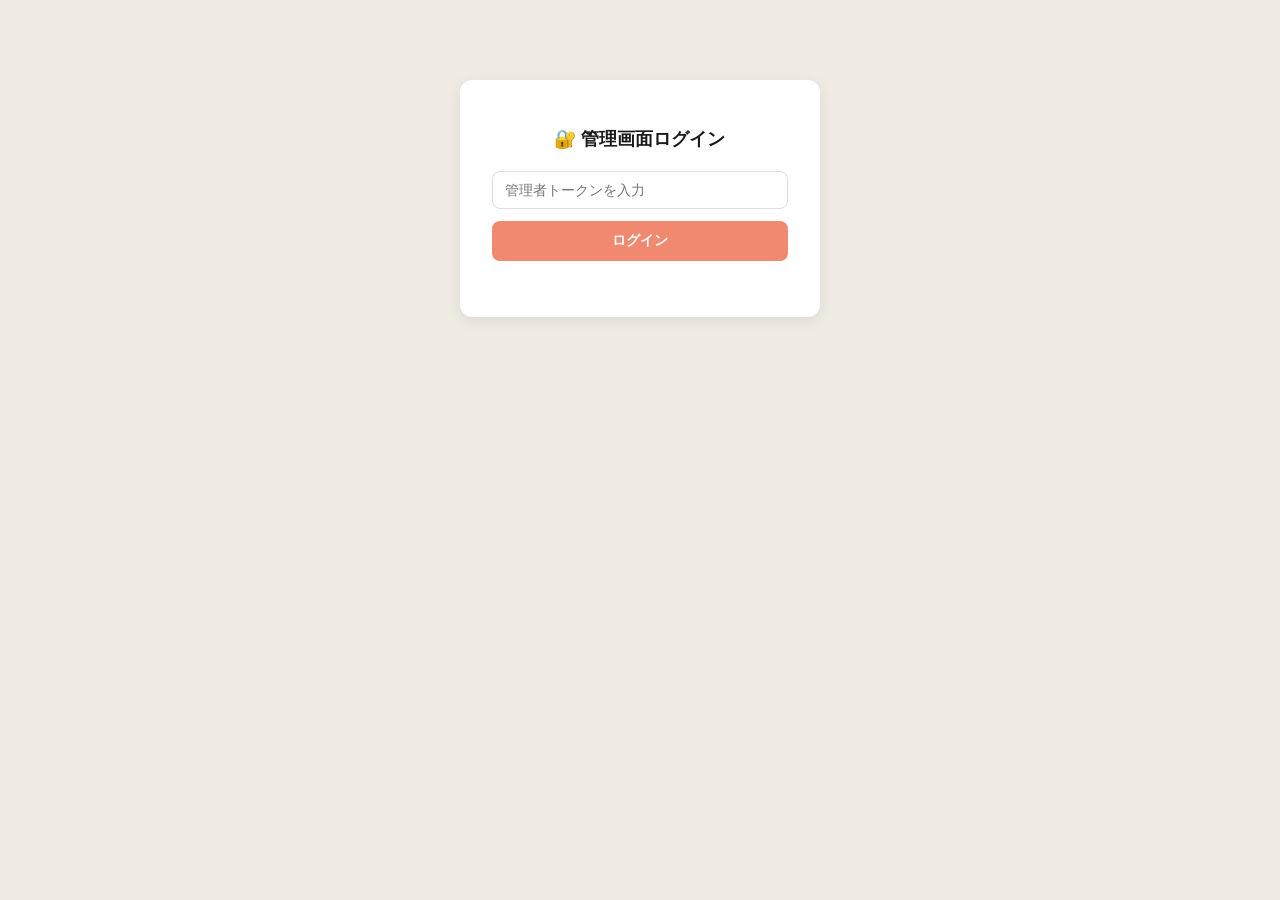
<file: admin.html>
<!DOCTYPE html>
<html lang="ja">
<head>
<meta charset="UTF-8">
<meta name="viewport" content="width=device-width, initial-scale=1.0">
<title>管理画面 - 落書きアート RAKUMO</title>
<style>
  * { box-sizing: border-box; }
  body {
    margin: 0; font-family: -apple-system, BlinkMacSystemFont, "Segoe UI", Hiragino Sans, sans-serif;
    background: #f0ece4; color: #1a1a1a;
  }
  header {
    background: #1a1a1a; color: #fff; padding: 16px 24px;
    display: flex; align-items: center; justify-content: space-between;
  }
  header h1 { font-size: 16px; margin: 0; font-weight: 700; }
  header .status { font-size: 12px; color: #aaa; }

  #loginScreen {
    max-width: 360px; margin: 80px auto; background: #fff; padding: 32px;
    border-radius: 12px; box-shadow: 0 4px 16px rgba(0,0,0,0.08); text-align: center;
  }
  #loginScreen h2 { font-size: 18px; margin-bottom: 20px; }
  #loginScreen input {
    width: 100%; padding: 10px 12px; border: 1.5px solid #ddd; border-radius: 8px;
    font-size: 14px; margin-bottom: 12px; box-sizing: border-box;
  }
  #loginScreen button, .action-btn, .toggle-btn {
    cursor: pointer; border: none; border-radius: 8px; font-size: 13px; font-weight: 600;
  }
  #loginScreen button {
    width: 100%; padding: 11px; background: #f08970; color: #fff; font-size: 14px;
  }
  #loginError { color: #d64545; font-size: 12.5px; margin-top: 8px; min-height: 16px; }

  main { max-width: 1100px; margin: 0 auto; padding: 24px; }
  .toolbar { display: flex; align-items: center; gap: 12px; margin-bottom: 20px; }
  .toggle-btn {
    padding: 8px 16px; background: #fff; border: 1.5px solid #ddd; color: #555;
  }
  .toggle-btn.active { background: #1a1a1a; color: #fff; border-color: #1a1a1a; }
  .toolbar .count { font-size: 13px; color: #777; margin-left: auto; }

  table { width: 100%; border-collapse: collapse; background: #fff; border-radius: 12px; overflow: hidden; box-shadow: 0 2px 8px rgba(0,0,0,0.05); }
  th, td { padding: 10px 12px; text-align: left; font-size: 13px; border-bottom: 1px solid #f0ece4; vertical-align: middle; }
  th { background: #faf7f2; font-size: 11px; color: #888; text-transform: uppercase; letter-spacing: 0.04em; }
  tr:last-child td { border-bottom: none; }
  td img { width: 48px; height: 48px; object-fit: cover; border-radius: 6px; display: block; }
  .badge { display: inline-block; padding: 2px 8px; border-radius: 999px; font-size: 11px; font-weight: 700; }
  .badge-published { background: #e3f3e5; color: #2e6b3e; }
  .badge-hidden { background: #f0f0f0; color: #888; }
  .badge-reported { background: #fde3e3; color: #c0392b; }
  .row-actions { display: flex; gap: 6px; flex-wrap: wrap; }
  .action-btn { padding: 6px 10px; font-size: 12px; }
  .action-btn.unpublish { background: #fff3ef; color: #c0392b; }
  .action-btn.republish { background: #e3f3e5; color: #2e6b3e; }
  .action-btn.delete { background: #f0f0f0; color: #555; }
  .action-btn.delete:hover { background: #d64545; color: #fff; }
  .loading, .empty { text-align: center; padding: 40px; color: #999; }
</style>
</head>
<body>

<div id="loginScreen">
  <h2>🔐 管理画面ログイン</h2>
  <input type="password" id="tokenInput" placeholder="管理者トークンを入力">
  <button id="loginBtn">ログイン</button>
  <div id="loginError"></div>
</div>

<div id="adminApp" hidden>
  <header>
    <h1>落書きアート RAKUMO — 管理画面</h1>
    <span class="status">みんなのRAKUMO 投稿管理</span>
  </header>
  <main>
    <div class="toolbar">
      <button class="toggle-btn active" data-filter="all">すべて</button>
      <button class="toggle-btn" data-filter="reported">通報ありのみ</button>
      <span class="count" id="itemCount"></span>
      <button id="cleanupBtn" class="action-btn" style="background:#eef5ff;color:#2a5d8a;padding:8px 14px;">🧹 未公開の古いデータを整理</button>
    </div>
    <div id="cleanupResult" style="font-size:12.5px;color:#777;margin-bottom:14px;min-height:16px;"></div>
    <table>
      <thead>
        <tr>
          <th>作品</th>
          <th>タイトル / 作者</th>
          <th>スタイル</th>
          <th>状態</th>
          <th>拍手</th>
          <th>通報</th>
          <th>投稿日</th>
          <th>操作</th>
        </tr>
      </thead>
      <tbody id="tableBody">
        <tr><td colspan="8" class="loading">読み込み中…</td></tr>
      </tbody>
    </table>
  </main>
</div>

<script src="config.js"></script>
<script src="admin.js"></script>
</body>
</html>
</file>
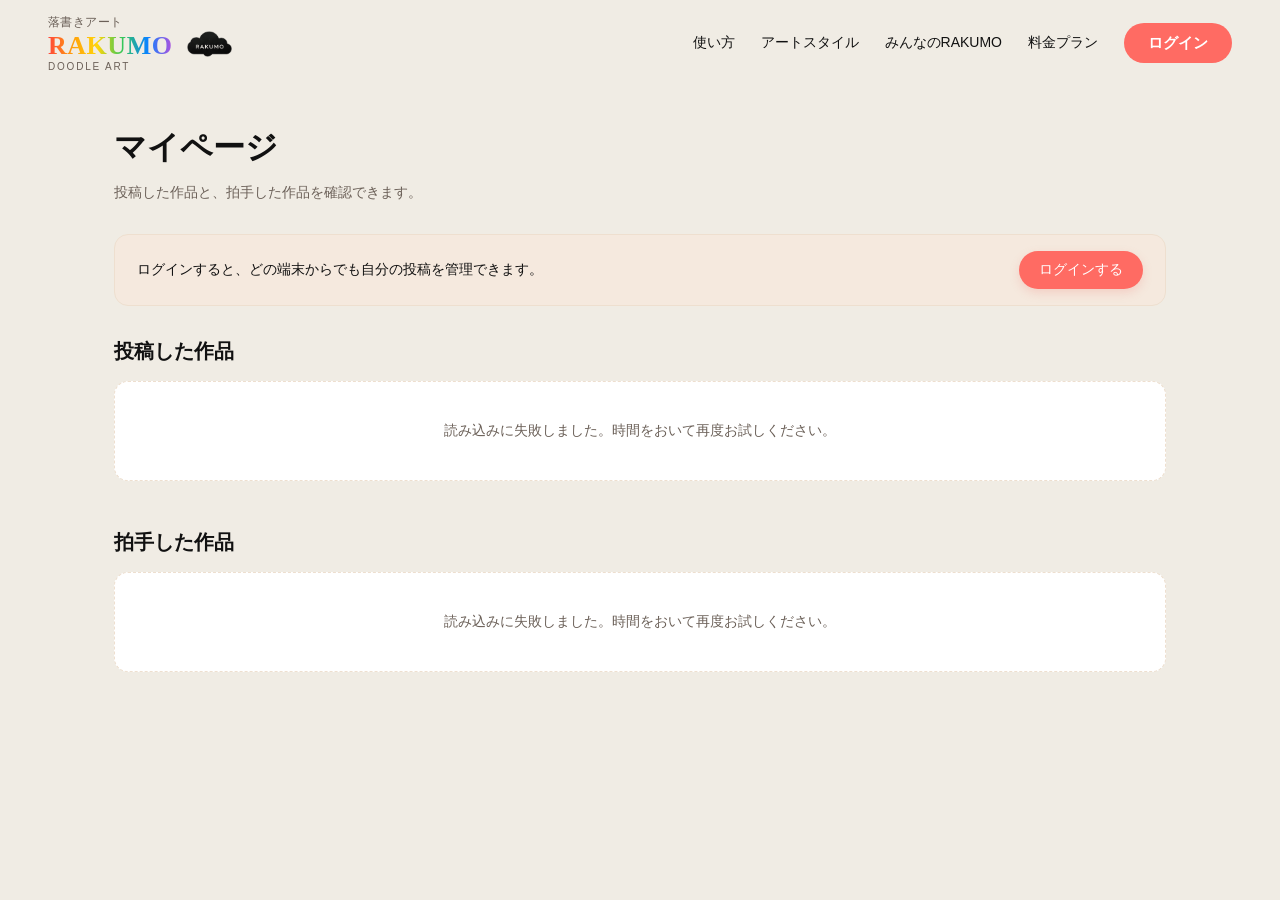
<file: mypage.html>
<!DOCTYPE html>
<html lang="ja">
<head>
<meta charset="UTF-8">
<meta name="viewport" content="width=device-width, initial-scale=1.0">
<title>マイページ - 落書きアート RAKUMO</title>
<meta name="robots" content="noindex">
<link rel="stylesheet" href="style.css">
<style>
  .mypage-main{ max-width:1100px; margin:0 auto; padding:40px 24px 80px; }
  .mypage-title{ font-size:32px; margin-bottom:6px; }
  .mypage-sub{ color:var(--ink-soft); font-size:14px; margin-bottom:32px; }

  .login-banner{
    display:flex; align-items:center; justify-content:space-between; gap:16px;
    background:var(--cream-2); border:1px solid var(--hairline); border-radius:14px;
    padding:16px 22px; margin-bottom:32px; font-size:14px;
  }
  .login-banner[hidden]{ display:none; }

  .mypage-section{ margin-bottom:48px; }
  .mypage-section h2{
    font-size:20px; margin-bottom:16px; display:flex; align-items:center; gap:8px;
  }
  .section-count{ font-size:13px; color:var(--ink-soft); font-weight:400; }

  .mypage-grid{
    display:grid; grid-template-columns:repeat(4,1fr); gap:20px;
  }
  @media (max-width:900px){ .mypage-grid{ grid-template-columns:repeat(3,1fr); } }
  @media (max-width:640px){ .mypage-grid{ grid-template-columns:repeat(2,1fr); } }

  .mp-card{
    border-radius:14px; overflow:hidden; background:#fff;
    box-shadow:0 2px 6px rgba(26,20,14,0.06); border:1px solid rgba(26,20,14,0.06);
  }
  .mp-thumb{ position:relative; width:100%; padding-top:100%; background:#f0ece4; }
  .mp-thumb img{ position:absolute; top:0; left:0; width:100%; height:100%; object-fit:cover; display:block; }
  .mp-info{ padding:12px 14px 14px; }
  .mp-badge{
    display:inline-block; font-size:11px; font-weight:700; border-radius:6px;
    padding:2px 8px; margin-bottom:8px;
  }
  .mp-badge-published{ color:#2e7d32; background:#eaf6ea; }
  .mp-badge-draft{ color:#999; background:#f2f0eb; }
  .mp-caption{
    font-size:14px; font-weight:700; color:var(--ink); margin-bottom:4px;
    overflow:hidden; text-overflow:ellipsis; white-space:nowrap;
  }
  .mp-meta{ font-size:12px; color:var(--ink-soft); margin-bottom:10px; }
  .mp-actions{ display:flex; gap:8px; flex-wrap:wrap; }
  .mp-btn{
    border-radius:999px; border:1px solid var(--hairline); background:#fff;
    font-size:12px; padding:6px 12px; cursor:pointer; font-family:inherit; color:var(--ink);
  }
  .mp-btn:hover{ background:var(--cream-2); }
  .mp-btn-danger{ color:#c0392b; border-color:#f0c9c2; }
  .mp-btn-danger:hover{ background:#fdf0ee; }

  .mp-empty{
    text-align:center; padding:40px 20px; color:var(--ink-soft); font-size:14px;
    background:#fff; border:1px dashed var(--hairline); border-radius:14px;
  }
  .mp-empty a{ color:var(--coral-dark); font-weight:600; }
  .mp-loading{ text-align:center; padding:40px; color:var(--ink-soft); font-size:14px; }
</style>
<!-- Google tag (gtag.js) -->
<script async src="https://www.googletagmanager.com/gtag/js?id=G-CBY1GZKPBE"></script>
<script>
  window.dataLayer = window.dataLayer || [];
  function gtag(){dataLayer.push(arguments);}
  gtag('js', new Date());
  gtag('config', 'G-CBY1GZKPBE');
</script>
</head>
<body>

<header class="site-header">
  <div class="logo-block">
    <div class="logo-eyebrow">落書きアート</div>
    <div class="logo-word"><span class="rakumo-brand">RAKUMO</span> <img src="assets/rakumo_cloud_mark.png" class="rakumo-mark" alt=""></div>
    <div class="logo-sub">DOODLE ART</div>
  </div>
  <nav class="site-nav">
    <a href="index.html#how">使い方</a>
    <a href="index.html#styles">アートスタイル</a>
    <a href="gallery.html">みんなのRAKUMO</a>
    <a href="index.html#pricing">料金プラン</a>
    <button id="loginBtn" class="btn-pill btn-pill-primary">ログイン</button>
    <span id="userInfo" class="user-info" hidden>
      <span id="userEmail"></span>
      <button id="logoutBtn" class="btn-pill btn-pill-ghost">ログアウト</button>
    </span>
  </nav>
</header>

<main class="mypage-main">
  <h1 class="mypage-title">マイページ</h1>
  <p class="mypage-sub">投稿した作品と、拍手した作品を確認できます。</p>

  <div id="loginBanner" class="login-banner" hidden>
    <span>ログインすると、どの端末からでも自分の投稿を管理できます。</span>
    <button id="loginBannerBtn" class="btn-pill btn-pill-primary">ログインする</button>
  </div>

  <section class="mypage-section">
    <h2>投稿した作品 <span id="myArtworksCount" class="section-count"></span></h2>
    <div id="myArtworksArea"><div class="mp-loading">読み込み中…</div></div>
  </section>

  <section class="mypage-section">
    <h2>拍手した作品 <span id="myClapsCount" class="section-count"></span></h2>
    <div id="myClapsArea"><div class="mp-loading">読み込み中…</div></div>
  </section>
</main>

<!-- ==================== ログイン・新規登録モーダル ==================== -->
<div id="authModal" class="app-modal" hidden>
  <div class="app-modal-inner auth-modal-inner">
    <button id="closeAuthModal" class="modal-close">×</button>
    <div class="auth-tabs">
      <button type="button" id="authTabLogin" class="auth-tab active">ログイン</button>
      <button type="button" id="authTabSignup" class="auth-tab">新規登録</button>
    </div>
    <form id="authForm">
      <label class="auth-label" for="authEmail">メールアドレス</label>
      <input class="auth-input" type="email" id="authEmail" required>
      <label class="auth-label" for="authPassword">パスワード</label>
      <input class="auth-input" type="password" id="authPassword" required minlength="6">
      <button type="submit" id="authSubmitBtn" class="btn-pill btn-pill-primary">ログイン</button>
      <div id="authStatus" class="status-msg"></div>
    </form>
  </div>
</div>

<script src="config.js"></script>
<script src="ads.js"></script>
<script src="mypage.js?v=1"></script>
</body>
</html>
</file>
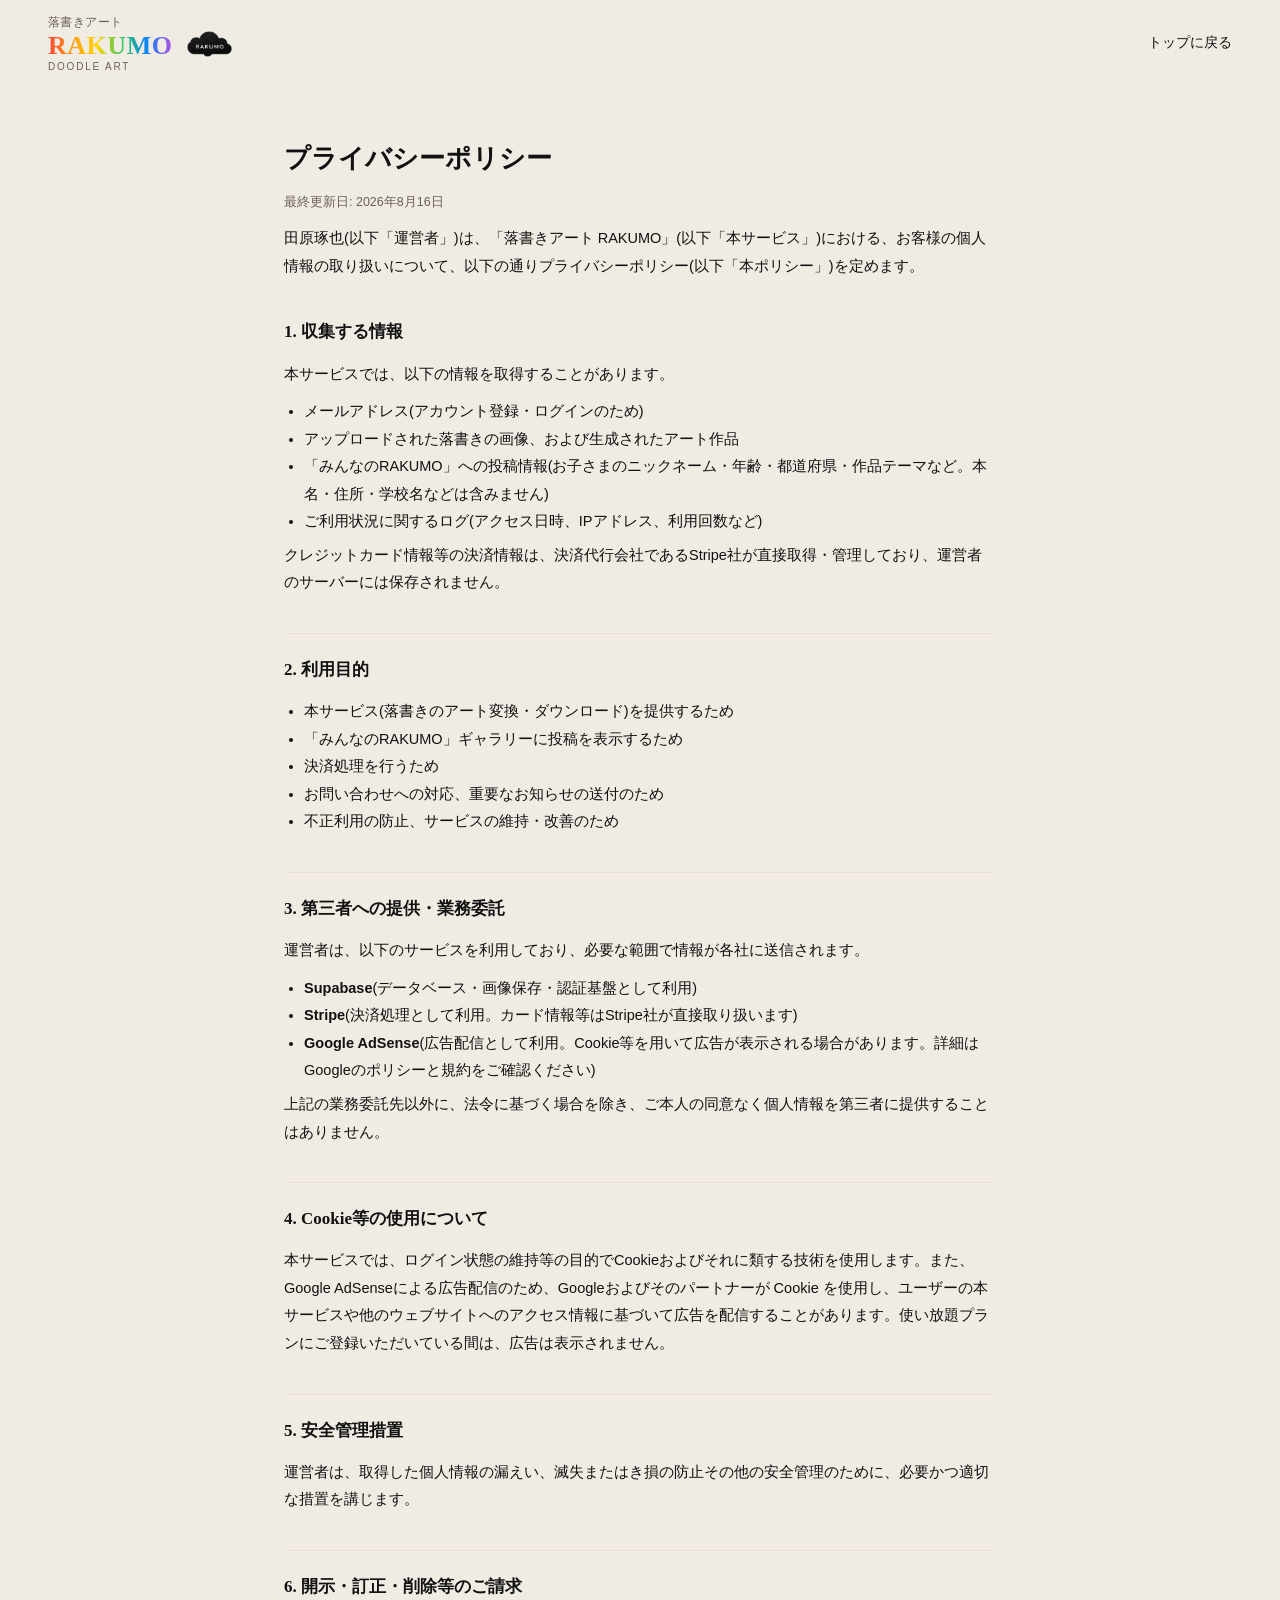
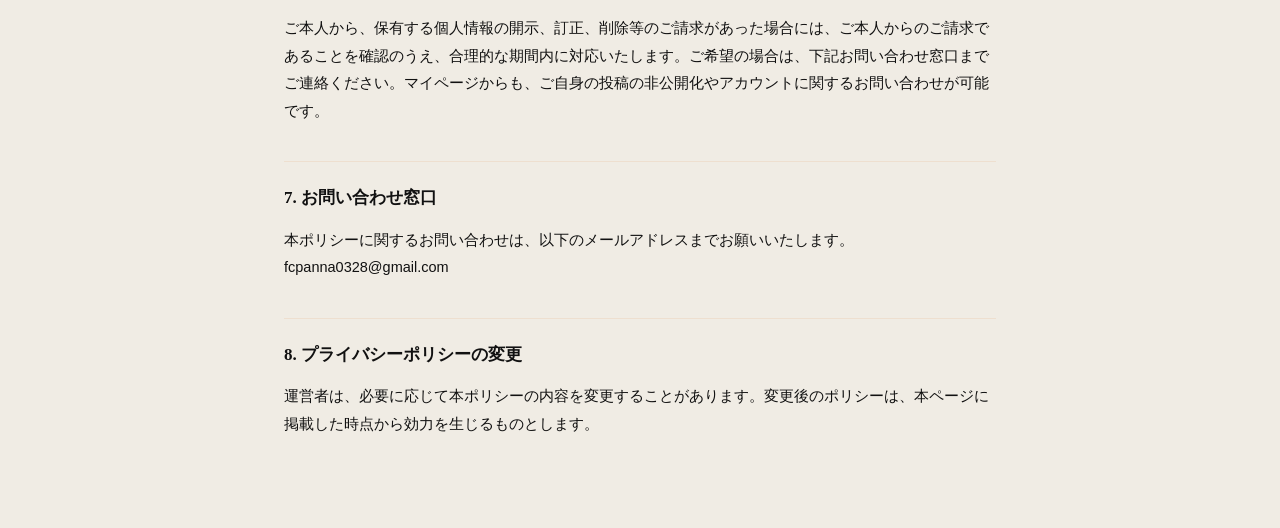
<file: privacy.html>
<!DOCTYPE html>
<html lang="ja">
<head>
<meta charset="UTF-8">
<meta name="viewport" content="width=device-width, initial-scale=1.0">
<title>プライバシーポリシー - 落書きアート RAKUMO</title>
<link rel="stylesheet" href="style.css">
<style>
  .legal-main{ max-width:760px; margin:0 auto; padding:48px 24px 80px; font-size:14.5px; line-height:1.9; }
  .legal-main h1{ font-size:26px; margin-bottom:8px; }
  .legal-updated{ color:var(--ink-soft); font-size:12.5px; margin-bottom:36px; }
  .legal-main h2{ font-size:17px; margin:36px 0 12px; padding-top:20px; border-top:1px solid var(--hairline); }
  .legal-main h2:first-of-type{ border-top:none; padding-top:0; }
  .legal-main ul{ margin:6px 0 6px 20px; padding:0; }
  .legal-main p{ margin:0 0 10px; }
</style>
<!-- Google tag (gtag.js) -->
<script async src="https://www.googletagmanager.com/gtag/js?id=G-CBY1GZKPBE"></script>
<script>
  window.dataLayer = window.dataLayer || [];
  function gtag(){dataLayer.push(arguments);}
  gtag('js', new Date());
  gtag('config', 'G-CBY1GZKPBE');
</script>
</head>
<body>

<header class="site-header">
  <div class="logo-block">
    <div class="logo-eyebrow">落書きアート</div>
    <div class="logo-word"><span class="rakumo-brand">RAKUMO</span> <img src="assets/rakumo_cloud_mark.png" class="rakumo-mark" alt=""></div>
    <div class="logo-sub">DOODLE ART</div>
  </div>
  <nav class="site-nav">
    <a href="index.html">トップに戻る</a>
  </nav>
</header>

<main class="legal-main">
  <h1>プライバシーポリシー</h1>
  <p class="legal-updated">最終更新日: 2026年8月16日</p>

  <p>田原琢也(以下「運営者」)は、「落書きアート RAKUMO」(以下「本サービス」)における、お客様の個人情報の取り扱いについて、以下の通りプライバシーポリシー(以下「本ポリシー」)を定めます。</p>

  <h2>1. 収集する情報</h2>
  <p>本サービスでは、以下の情報を取得することがあります。</p>
  <ul>
    <li>メールアドレス(アカウント登録・ログインのため)</li>
    <li>アップロードされた落書きの画像、および生成されたアート作品</li>
    <li>「みんなのRAKUMO」への投稿情報(お子さまのニックネーム・年齢・都道府県・作品テーマなど。本名・住所・学校名などは含みません)</li>
    <li>ご利用状況に関するログ(アクセス日時、IPアドレス、利用回数など)</li>
  </ul>
  <p>クレジットカード情報等の決済情報は、決済代行会社であるStripe社が直接取得・管理しており、運営者のサーバーには保存されません。</p>

  <h2>2. 利用目的</h2>
  <ul>
    <li>本サービス(落書きのアート変換・ダウンロード)を提供するため</li>
    <li>「みんなのRAKUMO」ギャラリーに投稿を表示するため</li>
    <li>決済処理を行うため</li>
    <li>お問い合わせへの対応、重要なお知らせの送付のため</li>
    <li>不正利用の防止、サービスの維持・改善のため</li>
  </ul>

  <h2>3. 第三者への提供・業務委託</h2>
  <p>運営者は、以下のサービスを利用しており、必要な範囲で情報が各社に送信されます。</p>
  <ul>
    <li><strong>Supabase</strong>(データベース・画像保存・認証基盤として利用)</li>
    <li><strong>Stripe</strong>(決済処理として利用。カード情報等はStripe社が直接取り扱います)</li>
    <li><strong>Google AdSense</strong>(広告配信として利用。Cookie等を用いて広告が表示される場合があります。詳細は<a href="https://policies.google.com/technologies/partner-sites" target="_blank" rel="noopener">Googleのポリシーと規約</a>をご確認ください)</li>
  </ul>
  <p>上記の業務委託先以外に、法令に基づく場合を除き、ご本人の同意なく個人情報を第三者に提供することはありません。</p>

  <h2>4. Cookie等の使用について</h2>
  <p>本サービスでは、ログイン状態の維持等の目的でCookieおよびそれに類する技術を使用します。また、Google AdSenseによる広告配信のため、Googleおよびそのパートナーが Cookie を使用し、ユーザーの本サービスや他のウェブサイトへのアクセス情報に基づいて広告を配信することがあります。使い放題プランにご登録いただいている間は、広告は表示されません。</p>

  <h2>5. 安全管理措置</h2>
  <p>運営者は、取得した個人情報の漏えい、滅失またはき損の防止その他の安全管理のために、必要かつ適切な措置を講じます。</p>

  <h2>6. 開示・訂正・削除等のご請求</h2>
  <p>ご本人から、保有する個人情報の開示、訂正、削除等のご請求があった場合には、ご本人からのご請求であることを確認のうえ、合理的な期間内に対応いたします。ご希望の場合は、下記お問い合わせ窓口までご連絡ください。マイページからも、ご自身の投稿の非公開化やアカウントに関するお問い合わせが可能です。</p>

  <h2>7. お問い合わせ窓口</h2>
  <p>本ポリシーに関するお問い合わせは、以下のメールアドレスまでお願いいたします。<br>
  fcpanna0328@gmail.com</p>

  <h2>8. プライバシーポリシーの変更</h2>
  <p>運営者は、必要に応じて本ポリシーの内容を変更することがあります。変更後のポリシーは、本ページに掲載した時点から効力を生じるものとします。</p>
</main>

<script src="config.js"></script>
<script src="ads.js"></script>
</body>
</html>
</file>
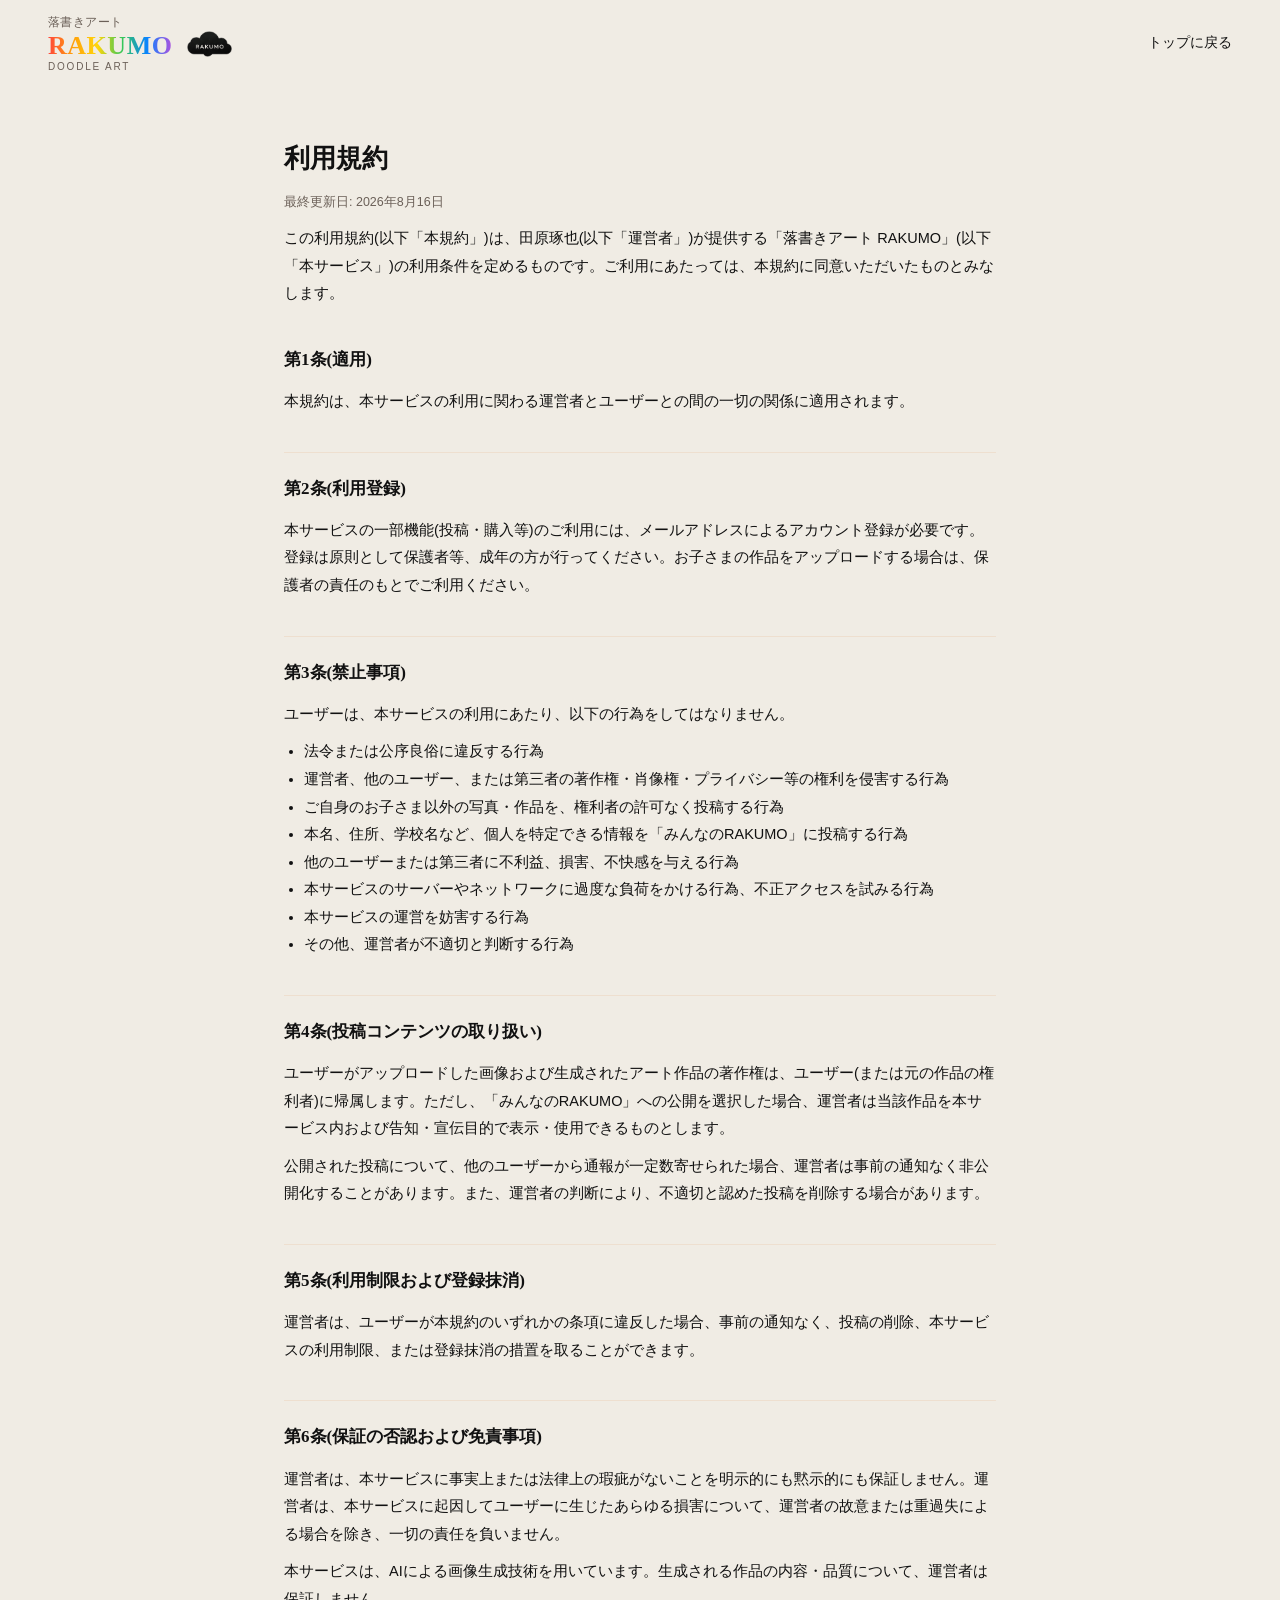
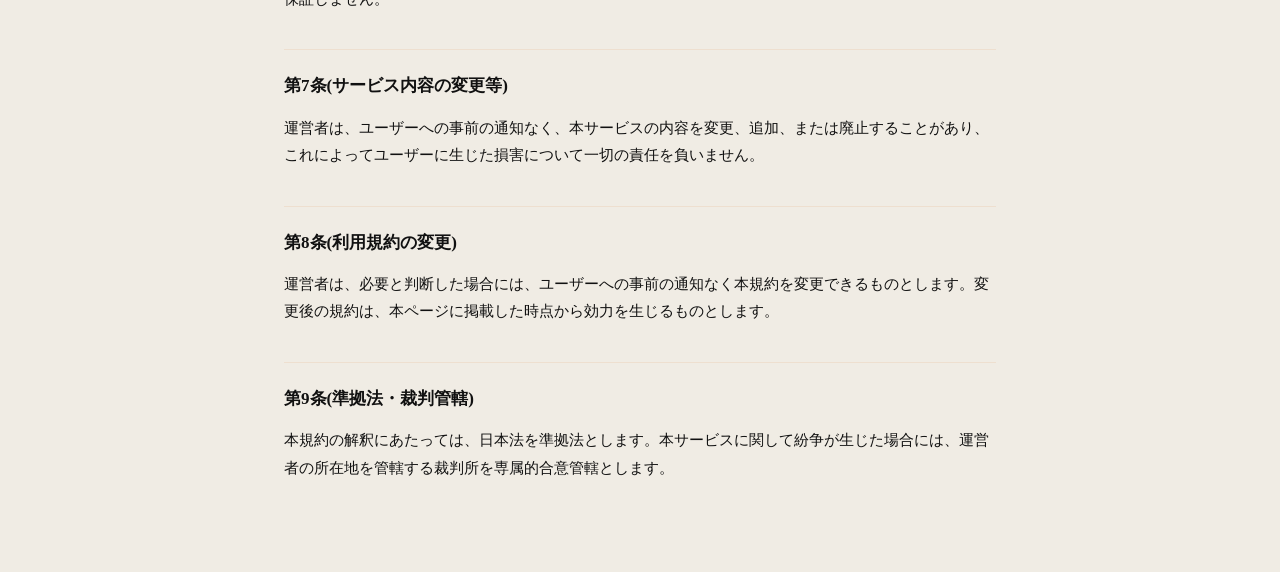
<file: terms.html>
<!DOCTYPE html>
<html lang="ja">
<head>
<meta charset="UTF-8">
<meta name="viewport" content="width=device-width, initial-scale=1.0">
<title>利用規約 - 落書きアート RAKUMO</title>
<link rel="stylesheet" href="style.css">
<style>
  .legal-main{ max-width:760px; margin:0 auto; padding:48px 24px 80px; font-size:14.5px; line-height:1.9; }
  .legal-main h1{ font-size:26px; margin-bottom:8px; }
  .legal-updated{ color:var(--ink-soft); font-size:12.5px; margin-bottom:36px; }
  .legal-main h2{ font-size:17px; margin:36px 0 12px; padding-top:20px; border-top:1px solid var(--hairline); }
  .legal-main h2:first-of-type{ border-top:none; padding-top:0; }
  .legal-main ol.articles{ counter-reset:art; list-style:none; padding:0; margin:0; }
  .legal-main ol.articles > li{ margin-bottom:8px; }
  .legal-main ul{ margin:6px 0 6px 20px; padding:0; }
  .legal-main p{ margin:0 0 10px; }
</style>
<!-- Google tag (gtag.js) -->
<script async src="https://www.googletagmanager.com/gtag/js?id=G-CBY1GZKPBE"></script>
<script>
  window.dataLayer = window.dataLayer || [];
  function gtag(){dataLayer.push(arguments);}
  gtag('js', new Date());
  gtag('config', 'G-CBY1GZKPBE');
</script>
</head>
<body>

<header class="site-header">
  <div class="logo-block">
    <div class="logo-eyebrow">落書きアート</div>
    <div class="logo-word"><span class="rakumo-brand">RAKUMO</span> <img src="assets/rakumo_cloud_mark.png" class="rakumo-mark" alt=""></div>
    <div class="logo-sub">DOODLE ART</div>
  </div>
  <nav class="site-nav">
    <a href="index.html">トップに戻る</a>
  </nav>
</header>

<main class="legal-main">
  <h1>利用規約</h1>
  <p class="legal-updated">最終更新日: 2026年8月16日</p>

  <p>この利用規約(以下「本規約」)は、田原琢也(以下「運営者」)が提供する「落書きアート RAKUMO」(以下「本サービス」)の利用条件を定めるものです。ご利用にあたっては、本規約に同意いただいたものとみなします。</p>

  <h2>第1条(適用)</h2>
  <p>本規約は、本サービスの利用に関わる運営者とユーザーとの間の一切の関係に適用されます。</p>

  <h2>第2条(利用登録)</h2>
  <p>本サービスの一部機能(投稿・購入等)のご利用には、メールアドレスによるアカウント登録が必要です。登録は原則として保護者等、成年の方が行ってください。お子さまの作品をアップロードする場合は、保護者の責任のもとでご利用ください。</p>

  <h2>第3条(禁止事項)</h2>
  <p>ユーザーは、本サービスの利用にあたり、以下の行為をしてはなりません。</p>
  <ul>
    <li>法令または公序良俗に違反する行為</li>
    <li>運営者、他のユーザー、または第三者の著作権・肖像権・プライバシー等の権利を侵害する行為</li>
    <li>ご自身のお子さま以外の写真・作品を、権利者の許可なく投稿する行為</li>
    <li>本名、住所、学校名など、個人を特定できる情報を「みんなのRAKUMO」に投稿する行為</li>
    <li>他のユーザーまたは第三者に不利益、損害、不快感を与える行為</li>
    <li>本サービスのサーバーやネットワークに過度な負荷をかける行為、不正アクセスを試みる行為</li>
    <li>本サービスの運営を妨害する行為</li>
    <li>その他、運営者が不適切と判断する行為</li>
  </ul>

  <h2>第4条(投稿コンテンツの取り扱い)</h2>
  <p>ユーザーがアップロードした画像および生成されたアート作品の著作権は、ユーザー(または元の作品の権利者)に帰属します。ただし、「みんなのRAKUMO」への公開を選択した場合、運営者は当該作品を本サービス内および告知・宣伝目的で表示・使用できるものとします。</p>
  <p>公開された投稿について、他のユーザーから通報が一定数寄せられた場合、運営者は事前の通知なく非公開化することがあります。また、運営者の判断により、不適切と認めた投稿を削除する場合があります。</p>

  <h2>第5条(利用制限および登録抹消)</h2>
  <p>運営者は、ユーザーが本規約のいずれかの条項に違反した場合、事前の通知なく、投稿の削除、本サービスの利用制限、または登録抹消の措置を取ることができます。</p>

  <h2>第6条(保証の否認および免責事項)</h2>
  <p>運営者は、本サービスに事実上または法律上の瑕疵がないことを明示的にも黙示的にも保証しません。運営者は、本サービスに起因してユーザーに生じたあらゆる損害について、運営者の故意または重過失による場合を除き、一切の責任を負いません。</p>
  <p>本サービスは、AIによる画像生成技術を用いています。生成される作品の内容・品質について、運営者は保証しません。</p>

  <h2>第7条(サービス内容の変更等)</h2>
  <p>運営者は、ユーザーへの事前の通知なく、本サービスの内容を変更、追加、または廃止することがあり、これによってユーザーに生じた損害について一切の責任を負いません。</p>

  <h2>第8条(利用規約の変更)</h2>
  <p>運営者は、必要と判断した場合には、ユーザーへの事前の通知なく本規約を変更できるものとします。変更後の規約は、本ページに掲載した時点から効力を生じるものとします。</p>

  <h2>第9条(準拠法・裁判管轄)</h2>
  <p>本規約の解釈にあたっては、日本法を準拠法とします。本サービスに関して紛争が生じた場合には、運営者の所在地を管轄する裁判所を専属的合意管轄とします。</p>
</main>

<script src="config.js"></script>
<script src="ads.js"></script>
</body>
</html>
</file>
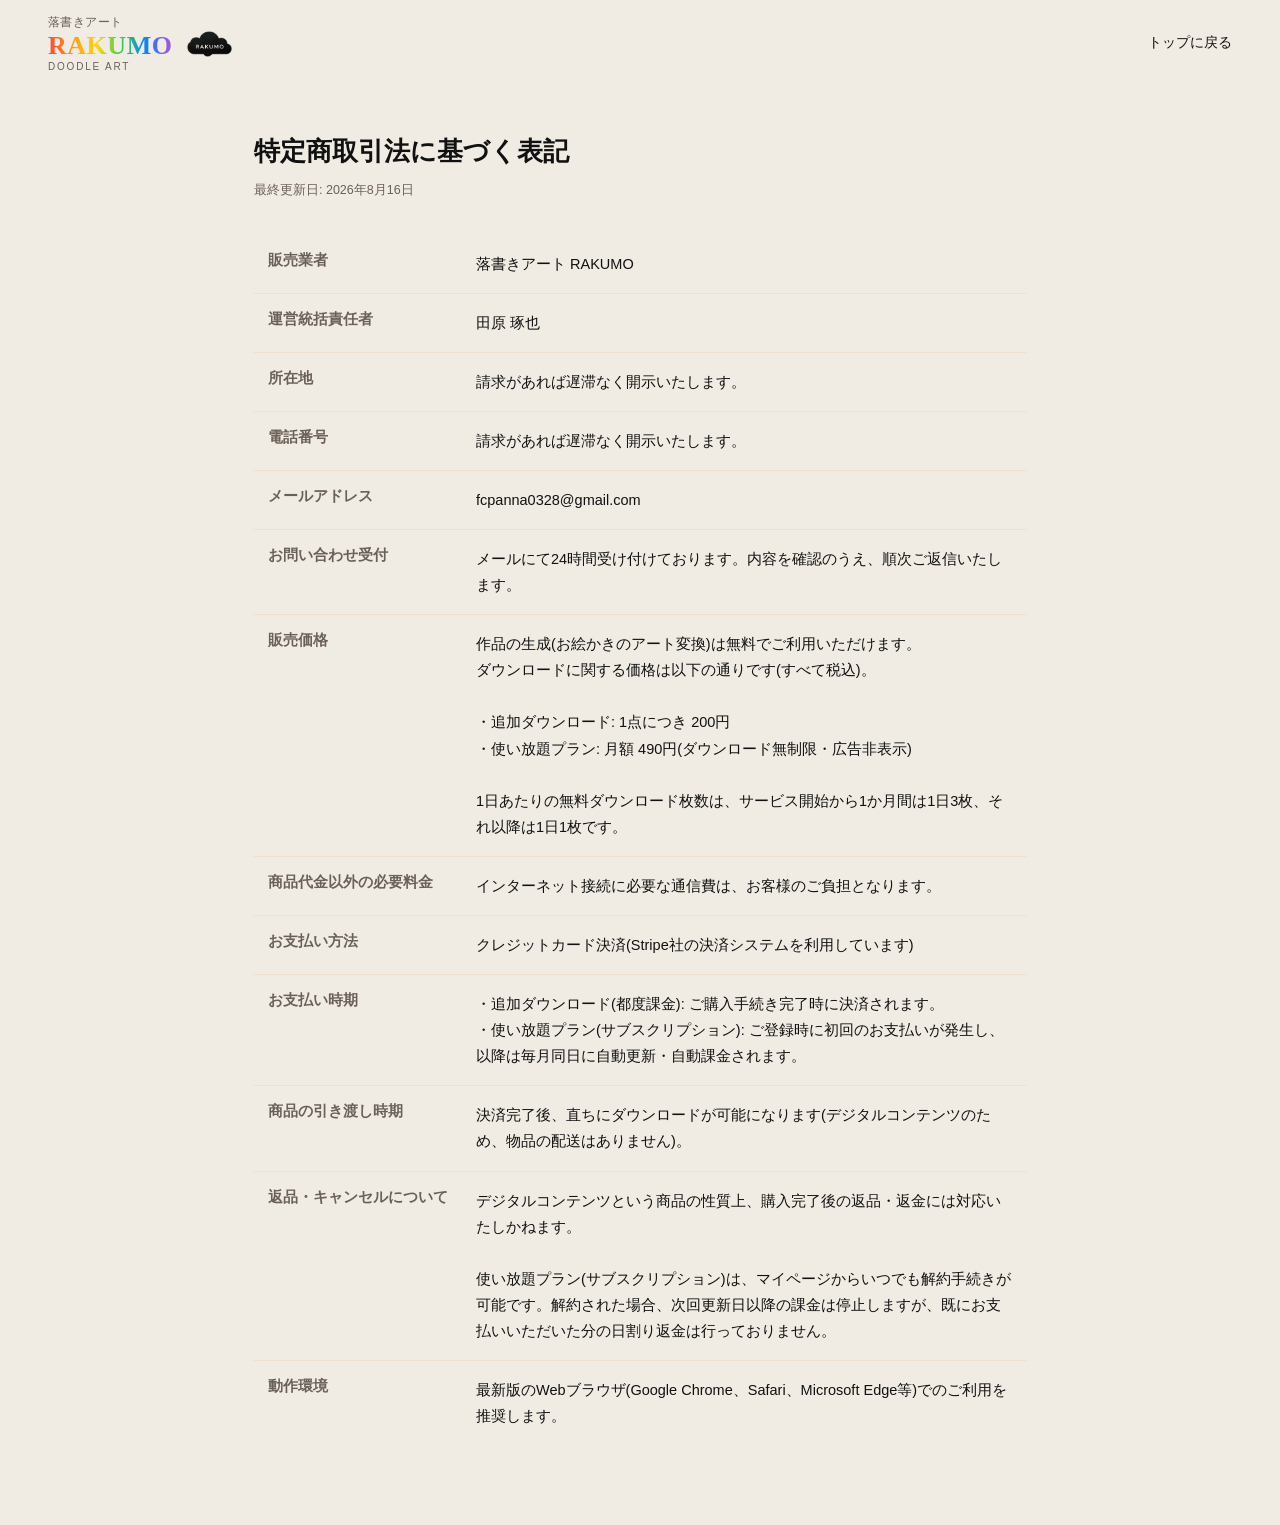
<file: tokushoho.html>
<!DOCTYPE html>
<html lang="ja">
<head>
<meta charset="UTF-8">
<meta name="viewport" content="width=device-width, initial-scale=1.0">
<title>特定商取引法に基づく表記 - 落書きアート RAKUMO</title>
<link rel="stylesheet" href="style.css">
<style>
  .legal-main{ max-width:820px; margin:0 auto; padding:48px 24px 80px; }
  .legal-main h1{ font-size:26px; margin-bottom:8px; }
  .legal-updated{ color:var(--ink-soft); font-size:12.5px; margin-bottom:36px; }
  .legal-table{ width:100%; border-collapse:collapse; font-size:14.5px; }
  .legal-table th, .legal-table td{
    text-align:left; padding:16px 14px; border-top:1px solid var(--hairline); vertical-align:top;
  }
  .legal-table tr:first-child th, .legal-table tr:first-child td{ border-top:none; }
  .legal-table th{ width:170px; font-weight:700; color:var(--ink-soft); white-space:nowrap; }
  .legal-table td{ line-height:1.8; }
  @media (max-width:560px){
    .legal-table th{ width:auto; display:block; padding-bottom:4px; border-top:1px solid var(--hairline); }
    .legal-table td{ display:block; padding-top:0; }
  }
</style>
<!-- Google tag (gtag.js) -->
<script async src="https://www.googletagmanager.com/gtag/js?id=G-CBY1GZKPBE"></script>
<script>
  window.dataLayer = window.dataLayer || [];
  function gtag(){dataLayer.push(arguments);}
  gtag('js', new Date());
  gtag('config', 'G-CBY1GZKPBE');
</script>
</head>
<body>

<header class="site-header">
  <div class="logo-block">
    <div class="logo-eyebrow">落書きアート</div>
    <div class="logo-word"><span class="rakumo-brand">RAKUMO</span> <img src="assets/rakumo_cloud_mark.png" class="rakumo-mark" alt=""></div>
    <div class="logo-sub">DOODLE ART</div>
  </div>
  <nav class="site-nav">
    <a href="index.html">トップに戻る</a>
  </nav>
</header>

<main class="legal-main">
  <h1>特定商取引法に基づく表記</h1>
  <p class="legal-updated">最終更新日: 2026年8月16日</p>

  <table class="legal-table">
    <tr><th>販売業者</th><td>落書きアート RAKUMO</td></tr>
    <tr><th>運営統括責任者</th><td>田原 琢也</td></tr>
    <tr><th>所在地</th><td>請求があれば遅滞なく開示いたします。</td></tr>
    <tr><th>電話番号</th><td>請求があれば遅滞なく開示いたします。</td></tr>
    <tr><th>メールアドレス</th><td>fcpanna0328@gmail.com</td></tr>
    <tr><th>お問い合わせ受付</th><td>メールにて24時間受け付けております。内容を確認のうえ、順次ご返信いたします。</td></tr>
    <tr><th>販売価格</th><td>
      作品の生成(お絵かきのアート変換)は無料でご利用いただけます。<br>
      ダウンロードに関する価格は以下の通りです(すべて税込)。<br><br>
      ・追加ダウンロード: 1点につき 200円<br>
      ・使い放題プラン: 月額 490円(ダウンロード無制限・広告非表示)<br><br>
      1日あたりの無料ダウンロード枚数は、サービス開始から1か月間は1日3枚、それ以降は1日1枚です。
    </td></tr>
    <tr><th>商品代金以外の必要料金</th><td>
      インターネット接続に必要な通信費は、お客様のご負担となります。
    </td></tr>
    <tr><th>お支払い方法</th><td>クレジットカード決済(Stripe社の決済システムを利用しています)</td></tr>
    <tr><th>お支払い時期</th><td>
      ・追加ダウンロード(都度課金): ご購入手続き完了時に決済されます。<br>
      ・使い放題プラン(サブスクリプション): ご登録時に初回のお支払いが発生し、以降は毎月同日に自動更新・自動課金されます。
    </td></tr>
    <tr><th>商品の引き渡し時期</th><td>
      決済完了後、直ちにダウンロードが可能になります(デジタルコンテンツのため、物品の配送はありません)。
    </td></tr>
    <tr><th>返品・キャンセルについて</th><td>
      デジタルコンテンツという商品の性質上、購入完了後の返品・返金には対応いたしかねます。<br><br>
      使い放題プラン(サブスクリプション)は、マイページからいつでも解約手続きが可能です。解約された場合、次回更新日以降の課金は停止しますが、既にお支払いいただいた分の日割り返金は行っておりません。
    </td></tr>
    <tr><th>動作環境</th><td>最新版のWebブラウザ(Google Chrome、Safari、Microsoft Edge等)でのご利用を推奨します。</td></tr>
  </table>
</main>

<script src="config.js"></script>
<script src="ads.js"></script>
</body>
</html>
</file>
<file: style.css>
:root{
  --cream:#F0ECE4;
  --cream-2:#F5E9DE;
  --ink:#111111;
  --ink-soft:#6b6058;
  --coral:#FF6B63;
  --coral-dark:#F0524A;
  --hairline:#EEDFCF;
  --floor:#3a332e;
}
*{box-sizing:border-box;}
body{
  margin:0;
  background:var(--cream);
  color:var(--ink);
  font-family:-apple-system,BlinkMacSystemFont,"Segoe UI",Hiragino Sans,"Hiragino Kaku Gothic ProN",sans-serif;
  -webkit-font-smoothing:antialiased;
}
a{color:inherit;text-decoration:none;}
h1,h2{font-family:Georgia,"Hiragino Mincho ProN",serif;margin:0;}

/* ---- header ---- */
.site-header{
  display:flex;justify-content:space-between;align-items:center;
  padding:14px 48px;
}
.logo-eyebrow{font-size:12px;color:var(--ink-soft);letter-spacing:.04em;}
.logo-word{font-size:26px;font-weight:800;letter-spacing:.02em;font-family:Georgia,serif;}
.logo-sub{font-size:10px;letter-spacing:.18em;color:var(--ink-soft);}

/* ==================== RAKUMOブランド表記(統一) ====================
   「RAKUMO」を表示する際はこのクラスで統一する:
   左→右の虹色グラデーション文字 + 半角スペース + クラウドのロゴマーク */
.rakumo-brand{
  background:linear-gradient(90deg,#ff453a,#ff9f0a,#ffd60a,#34c759,#0a84ff,#af52de);
  -webkit-background-clip:text;background-clip:text;color:transparent;
}
.rakumo-mark{
  height:1em;width:auto;display:inline-block;
  vertical-align:-0.12em;margin-left:0.28em;
}
.btn-pill-community{
  background:#fff3ef;color:var(--coral-dark);border:1.5px solid var(--coral);font-weight:700;
}
.btn-pill-community:hover{background:var(--coral);color:#fff;}
.site-nav{display:flex;align-items:center;gap:26px;font-size:14px;}
.site-nav a:hover{color:var(--coral-dark);}

.btn-pill{
  border-radius:999px;border:none;cursor:pointer;font-family:inherit;
  display:inline-flex;align-items:center;gap:8px;padding:10px 20px;font-size:14px;
}
.btn-pill-primary{background:var(--coral);color:#fff;box-shadow:0 4px 10px rgba(240,132,122,.25);}
.btn-pill-primary:hover{background:var(--coral-dark);}
.btn-pill-outline{background:#fff;color:var(--ink);border:1.5px solid var(--coral);}
.btn-pill-outline:hover{background:#fff3ef;}
.btn-pill-ghost{background:#fff;color:var(--ink);border:1.5px solid #F0E6D9;}
.site-nav .btn-pill-primary{padding:0 24px;height:40px;font-size:15px;font-weight:600;box-shadow:none;}
.btn-lg{padding:16px 26px;font-size:16px;display:flex;flex-direction:column;align-items:flex-start;gap:2px;}
.btn-lg small{font-weight:400;font-size:11px;opacity:.85;}
.btn-lg .icon{font-size:15px;}

/* ---- hero ---- */
.hero{
  position:relative;overflow:hidden;
  display:grid;
  grid-template-columns:1fr 1.3fr;
  grid-template-areas:
    "intro showcase"
    "cta   showcase";
  gap:8px 20px;
  padding:32px 80px 60px;
}
.hero-decor{position:absolute;width:220px;height:220px;pointer-events:none;z-index:0;}
.hero-decor-left{left:-60px;bottom:-40px;}
.hero-decor-right{right:-50px;bottom:-30px;}
.hero-intro, .hero-showcase, .hero-cta{position:relative;z-index:1;}
.hero-intro{grid-area:intro;align-self:end;}
.hero-cta{grid-area:cta;align-self:start;margin-top:22px;}
.hero-showcase{grid-area:showcase;align-self:center;}

.hero-brand{
  display:flex;align-items:center;gap:5px;flex-wrap:wrap;
  font-size:14px;font-weight:700;color:var(--ink-soft);letter-spacing:.02em;margin-bottom:12px;
}
.hero-headline{
  position:relative;display:inline-block;margin:0;
  font-size:44px;line-height:1.3;color:var(--ink);font-weight:800;
}
.rakumo-inline{font-weight:800;letter-spacing:.01em;}
.tagline-underline{display:block;width:210px;max-width:65%;height:15px;margin-top:4px;color:var(--coral);}
.hero-desc{color:#333;font-size:16px;line-height:1.85;margin:16px 0 0;max-width:36em;}
.hero-cta .btn-pill{display:flex;margin-bottom:12px;}
.hero-note{font-size:13px;color:#999;margin-left:6px;}

.hero-showcase{display:flex;align-items:center;justify-content:center;}
.transform-group{
  position:relative;display:flex;align-items:center;justify-content:center;width:100%;
  background:#fff;border-radius:28px;padding:30px 22px;gap:0;
  box-shadow:0 2px 10px rgba(0,0,0,.05);
}
.before-card{
  position:relative;background:#fff;border-radius:14px;box-shadow:0 3px 10px rgba(0,0,0,.05);
  width:20%;padding:8px;flex-shrink:0;z-index:2;
}
.before-card img{width:100%;display:block;border-radius:8px;}
.after-card-wrap{display:flex;flex-direction:column;align-items:flex-start;width:52%;flex-shrink:0;}
.after-card{
  position:relative;background:#181818;border-radius:3px;flex-shrink:0;
  width:100%;padding:1.75%;
  box-shadow:0 10px 24px rgba(0,0,0,.18);
}
.after-card img{width:100%;display:block;border-radius:0;}
.after-caption{margin-top:10px;font-size:18px;font-weight:800;color:var(--ink);letter-spacing:.02em;}
.chip{
  position:absolute;top:-22px;left:2px;background:transparent;
  font-size:12px;font-weight:700;letter-spacing:.06em;padding:0;border-radius:0;color:#A3A3A3;
  z-index:2;
}
.chip-after{
  top:14px;left:14px;background:var(--coral);color:#fff;
  padding:4px 12px;border-radius:999px;font-size:12px;box-shadow:0 3px 8px rgba(255,107,99,.25);
}

/* ---- 変化を示すシンプルな矢印 ---- */
.transform-arrow{
  position:relative;width:80px;height:52px;flex-shrink:0;z-index:1;margin:0 -6px;
  display:flex;align-items:center;justify-content:center;
}
.transform-arrow svg{width:100%;height:100%;}
.transform-arrow path{stroke:var(--coral-dark);}

/* ---- how it works ---- */
.how-section{padding:10px 48px 60px;}
.how-card{background:#fff;border-radius:16px;padding:36px;box-shadow:0 10px 30px rgba(0,0,0,.04);}
.how-card h2{text-align:center;font-size:26px;margin-bottom:26px;}
.steps{display:flex;align-items:flex-start;justify-content:center;gap:14px;flex-wrap:wrap;}
.step{width:170px;text-align:center;}
.step-num{
  width:34px;height:34px;border-radius:50%;color:#fff;display:flex;align-items:center;justify-content:center;
  font-weight:700;margin:0 auto 10px;
}
.step-title{font-weight:700;font-size:14.5px;margin-bottom:4px;}
.step-desc{font-size:12.5px;color:var(--ink-soft);line-height:1.6;}
.arrow{color:#cbbfae;font-size:20px;margin-top:8px;}

/* ---- styles gallery ---- */
.styles-section{padding:20px 48px 60px;background:var(--cream-2);}
.styles-section h2{text-align:center;font-size:26px;}
.section-sub{text-align:center;color:var(--ink-soft);font-size:14px;margin:8px 0 30px;}
.section-sub.light{color:#c9bfae;}
.styles-scroll{
  display:flex;gap:18px;overflow-x:auto;padding-bottom:10px;scroll-snap-type:x mandatory;
}
.style-card{
  flex:0 0 190px;scroll-snap-align:start;background:#fff;border-radius:10px;overflow:hidden;
  border:1px solid var(--hairline);
}
.style-card img{width:100%;aspect-ratio:1/1;object-fit:cover;display:block;}
.style-label{padding:10px 12px;font-size:13.5px;font-weight:700;}
.style-label span{display:block;font-weight:400;font-size:11.5px;color:var(--ink-soft);margin-top:2px;}

/* ---- gallery (みんなのRAKUMO) ---- */
.gallery-section{padding:50px 48px 60px;background:var(--floor);text-align:center;}
.gallery-section h2{color:#fff;font-size:26px;}
.free-badge{
  display:inline-block;background:var(--coral);color:#fff;font-size:13px;font-weight:600;
  padding:8px 20px;border-radius:999px;margin:14px 0 34px;
}
.gallery-room{position:relative;background:#4a423b;border-radius:12px;padding:30px;}
.gallery-grid{display:grid;grid-template-columns:repeat(3,1fr);gap:20px;padding:0;}
.framed{margin:0;display:flex;flex-direction:column;}
.framed img{width:100%;aspect-ratio:4/5;object-fit:cover;border:16px solid #1a1a1a;box-shadow:0 14px 24px rgba(0,0,0,.4);box-sizing:border-box;display:block;}
.framed figcaption{color:#e8ddcb;font-size:11px;margin-top:6px;text-align:center;}
.floor{display:none!important;}
.gallery-section .btn-pill-outline{background:transparent;color:#fff;border-color:rgba(255,255,255,.5);margin-top:26px;}

/* ---- pricing ---- */
.pricing-section{padding:50px 48px 60px;text-align:center;}
.pricing-section h2{font-size:26px;}
.pricing-grid{
  display:grid;grid-template-columns:repeat(3,1fr);gap:22px;max-width:980px;margin:0 auto;
}
@media (max-width:820px){.pricing-grid{grid-template-columns:1fr;}}
.pricing-card{
  position:relative;background:#fff;border:1.5px solid var(--hairline);border-radius:16px;
  padding:30px 24px;text-align:left;
}
.pricing-card.featured{border-color:var(--coral);box-shadow:0 10px 26px rgba(240,132,122,.18);}
.pricing-badge{
  position:absolute;top:-13px;right:22px;background:var(--coral);color:#fff;font-size:12px;
  font-weight:700;padding:4px 14px;border-radius:999px;
}
.pricing-name{font-size:15px;font-weight:700;color:var(--ink-soft);margin-bottom:8px;}
.pricing-price{font-size:32px;font-weight:800;font-family:Georgia,serif;margin-bottom:14px;}
.pricing-price span{font-size:14px;font-weight:400;color:var(--ink-soft);}
.pricing-desc{font-size:13.5px;color:var(--ink-soft);line-height:1.7;margin-bottom:18px;min-height:56px;}
.pricing-note-inline{font-size:11.5px;}
.pricing-features{list-style:none;padding:0;margin:0 0 20px;font-size:13.5px;}
.pricing-features li{padding:6px 0 6px 22px;position:relative;border-top:1px solid var(--cream-2);}
.pricing-features li:first-child{border-top:none;}
.pricing-features li::before{content:"✓";position:absolute;left:0;color:var(--coral-dark);font-weight:700;}
.pricing-card .btn-pill{width:100%;justify-content:center;}

/* ---- paywall modal ---- */
.paywall-desc{font-size:13.5px;color:var(--ink-soft);margin:10px 0 20px;}
.paywall-options{display:flex;gap:14px;}
.paywall-option{
  flex:1;position:relative;border:1.5px solid var(--hairline);border-radius:12px;
  padding:20px 16px;text-align:center;
}
.paywall-option.featured{border-color:var(--coral);}
.paywall-option-title{font-size:13px;font-weight:700;color:var(--ink-soft);margin-bottom:8px;}
.paywall-option-price{font-size:24px;font-weight:800;font-family:Georgia,serif;margin-bottom:14px;}
.paywall-per{font-size:13px;font-weight:400;color:var(--ink-soft);}
.paywall-option .btn-pill{width:100%;justify-content:center;font-size:12.5px;padding:10px 8px;}

.ad-slot{margin-top:18px;text-align:center;min-height:90px;}
.ad-slot[hidden]{display:none;}

/* ---- CTA band ---- */
.cta-band{padding:36px 48px;}
.cta-inner{
  background:#fff;border-radius:14px;padding:24px 30px;display:flex;align-items:center;gap:22px;
  border:1px solid var(--hairline);
}
.cta-heart{color:var(--coral);font-size:22px;}
.cta-text{flex:1;}
.cta-title{font-weight:700;font-size:16px;}
.cta-sub{font-size:13px;color:var(--ink-soft);margin-top:2px;}

/* ---- footer ---- */
.site-footer{padding:22px 48px 40px;display:flex;justify-content:space-between;font-size:11.5px;color:var(--ink-soft);flex-wrap:wrap;gap:8px;}
/* 航海広場の応援バッジ：フッターの下の段に小さく */
.site-footer .cheer-badge{flex-basis:100%;display:flex;justify-content:center;margin-top:8px;}
.site-footer .cheer-badge img{display:block;width:150px;height:auto;opacity:.9;}
.site-footer .cheer-badge a:hover img{opacity:1;}

/* ==================== 機能モーダル ==================== */
.app-modal{
  position:fixed;inset:0;background:rgba(30,26,22,.55);z-index:1000;
  display:flex;align-items:center;justify-content:center;padding:24px;
}
.app-modal[hidden]{display:none;}
.app-modal-inner{
  background:var(--cream);border-radius:16px;max-width:1040px;width:100%;max-height:90vh;overflow-y:auto;
  padding:32px;position:relative;
}
.modal-close{
  position:absolute;top:16px;right:20px;border:none;background:none;font-size:26px;cursor:pointer;color:var(--ink-soft);
}
.pane h3{font-family:Georgia,serif;font-size:20px;margin:0 0 18px;}
.gallery-welcome-msg{
  background:#fff3ef;border:1px solid #f6d9cd;border-radius:10px;
  padding:12px 14px;font-size:13px;color:#c9573f;line-height:1.6;margin-bottom:16px;
}
.gallery-welcome-msg[hidden]{display:none;}

.dropzone{
  border:1.5px dashed #cbbf9e;border-radius:8px;padding:34px 16px;text-align:center;cursor:pointer;
  color:var(--ink-soft);font-size:13.5px;
}
.dropzone strong{display:block;color:var(--ink);font-size:15px;margin-bottom:6px;}
.or-row{text-align:center;color:#b3a98c;font-size:11px;margin:16px 0;}
#uploadPane .btn-pill{width:100%;justify-content:center;}
.status-msg{font-size:13px;color:var(--coral-dark);margin-top:14px;min-height:16px;}

.orient-layout{display:flex;flex-direction:column;align-items:center;gap:16px;}
#orientCanvas{max-width:100%;max-height:340px;border-radius:6px;border:1px solid var(--hairline);background:#fff;}
.orient-layout .rotate-controls{display:flex;align-items:center;gap:10px;}
.orient-layout .btn-pill{width:auto;}

.gen-failed{
  display:flex;flex-wrap:wrap;align-items:center;gap:12px;margin-bottom:18px;
  padding:12px 14px;border-radius:8px;background:#fff3ef;border:1px solid var(--coral);
  font-size:13px;color:var(--coral-dark);
}
.gen-failed .btn-pill{width:auto;padding:6px 14px;font-size:12px;}

.gen-progress{margin-bottom:18px;}
.gen-progress-label{font-size:13px;color:var(--ink-soft);margin-bottom:8px;}
.gen-progress-label span{color:var(--coral-dark);font-weight:700;font-variant-numeric:tabular-nums;}
.gen-progress-bar{height:8px;border-radius:5px;background:#efe4d4;overflow:hidden;}
.gen-progress-fill{height:100%;width:0%;background:var(--coral);border-radius:5px;transition:width .35s ease;}

.result-layout{display:grid;grid-template-columns:260px 1fr;gap:28px;}
.orig-label{font-size:12px;color:var(--ink-soft);margin-bottom:8px;}
#origCanvas{width:100%;border-radius:6px;border:1px solid var(--hairline);background:#fff;}
.gallery-head-row{display:flex;justify-content:space-between;align-items:center;margin-bottom:14px;}
.gallery-head-row h3{margin:0;}
.rotate-controls{display:flex;align-items:center;gap:10px;}
.rotate-btn{border:1px solid var(--ink);background:#fff;border-radius:6px;padding:6px 10px;font-size:12px;cursor:pointer;}
.rotate-btn:disabled{opacity:.4;}
#rotateAngle{font-size:12px;color:var(--ink-soft);min-width:56px;text-align:center;}

.result-grid{display:grid;grid-template-columns:repeat(4,1fr);gap:12px;}
.result-card{
  border:1px solid var(--hairline);border-radius:8px;overflow:hidden;cursor:pointer;background:#fff;
}
.result-card.selected{border-color:var(--coral);box-shadow:0 6px 14px rgba(240,132,122,.25);}
.result-card .thumb{aspect-ratio:1/1;background:repeating-linear-gradient(45deg,#efe4d4,#efe4d4 8px,#fbf3ec 8px,#fbf3ec 16px);display:flex;align-items:center;justify-content:center;}
.result-card .thumb img,.result-card .thumb canvas{width:100%;height:100%;object-fit:cover;display:block;}
.result-card .name{font-size:11.5px;padding:6px 8px;text-align:center;}

.featured-area{margin-top:26px;border-top:1px solid var(--hairline);padding-top:22px;}
.room-preview{display:flex;justify-content:center;}
.room-preview canvas{max-width:100%;border-radius:8px;}
.featured-actions{display:flex;justify-content:center;gap:10px;margin-top:16px;}

/* ==================== ログイン・新規登録 ==================== */
.user-info{display:flex;align-items:center;gap:10px;}
.user-info[hidden]{display:none;}
#loginBtn[hidden]{display:none;}
.user-info #userEmail{font-size:12.5px;color:var(--ink-soft);}
.auth-modal-inner{max-width:380px;padding:32px;}
.auth-tabs{display:flex;gap:8px;margin-bottom:20px;}
.auth-tab{
  flex:1;padding:10px;border:1.5px solid var(--hairline);background:#fff;border-radius:8px;
  cursor:pointer;font-size:14px;color:var(--ink-soft);
}
.auth-tab.active{border-color:var(--coral);color:var(--coral-dark);font-weight:600;background:var(--cream-2);}
.auth-label{display:block;font-size:12.5px;color:var(--ink-soft);margin:14px 0 6px;}
.auth-input{
  width:100%;padding:10px 12px;border:1.5px solid var(--hairline);border-radius:8px;
  font-size:14px;font-family:inherit;box-sizing:border-box;
}
.auth-input:focus{outline:none;border-color:var(--coral);}
#authForm .btn-pill{width:100%;justify-content:center;margin-top:20px;}
#authForm .status-msg{text-align:center;}

/* ==================== みんなのRAKUMOに投稿する ==================== */
.post-modal-inner{max-width:460px;padding:32px;}
.post-steps-indicator{display:flex;justify-content:center;gap:10px;margin-bottom:24px;}
.post-step-dot{
  width:26px;height:26px;border-radius:50%;background:#fff;border:1.5px solid var(--hairline);
  display:flex;align-items:center;justify-content:center;font-size:12px;color:var(--ink-soft);
}
.post-step-dot.active{background:var(--coral);border-color:var(--coral);color:#fff;font-weight:600;}
.post-step-dot.done{background:var(--coral-dark);border-color:var(--coral-dark);color:#fff;}
.post-step[hidden]{display:none;}
.post-textarea{resize:vertical;min-height:70px;line-height:1.6;}
.required-mark{
  display:inline-block;font-size:10.5px;color:#fff;background:var(--coral);
  border-radius:4px;padding:1px 6px;margin-left:8px;vertical-align:middle;
}
.post-field-row{display:grid;grid-template-columns:1fr 1fr;gap:14px;}
.post-next-btn{width:100%;justify-content:center;margin-top:22px;}

.post-visibility-box{display:grid;grid-template-columns:1fr 1fr;gap:14px;margin-top:16px;}
.post-visibility-col{background:#fff;border:1px solid var(--hairline);border-radius:10px;padding:14px;}
.post-visibility-label{font-size:12.5px;font-weight:700;margin-bottom:8px;}
.post-visibility-label.ok{color:#2e6b3e;}
.post-visibility-label.ng{color:#b3453f;}
.post-visibility-list{margin:0;padding-left:18px;font-size:12.5px;color:var(--ink-soft);line-height:1.9;}
.post-visibility-list .hidden-line{display:none;}
.post-visibility-list .hidden-line.show{display:list-item;}

.post-checkbox-row{
  display:flex;align-items:center;gap:8px;font-size:13px;color:var(--ink-soft);
  margin-top:16px;cursor:pointer;
}
.post-checkbox-row[hidden]{display:none;}
.post-checkbox-row input{width:16px;height:16px;}

.post-step-actions{display:flex;gap:10px;margin-top:24px;}
.post-step-actions .btn-pill{flex:1;justify-content:center;}

.post-preview-card{
  background:#fff;border:1px solid var(--hairline);border-radius:12px;overflow:hidden;margin-top:8px;
}
.post-preview-card img{width:100%;aspect-ratio:1/1;object-fit:cover;display:block;}
.post-preview-info{padding:16px;}
.post-preview-title{font-size:16px;font-weight:700;margin-bottom:6px;}
.post-preview-meta{font-size:12px;color:var(--ink-soft);margin-bottom:8px;}
.post-preview-desc{font-size:13px;color:var(--ink);line-height:1.6;}

.post-complete-icon{font-size:44px;text-align:center;margin-bottom:8px;}
#postStep5 h3{text-align:center;}
.post-complete-sub{text-align:center;color:var(--ink-soft);font-size:13.5px;margin-bottom:8px;}
.post-complete-actions{margin-top:20px;}
.post-complete-actions .btn-pill{text-decoration:none;}

@media (max-width:640px){
  .post-field-row{grid-template-columns:1fr;}
  .post-visibility-box{grid-template-columns:1fr;}
}

@media (max-width:900px){
  .hero{
    grid-template-columns:1fr;
    grid-template-areas:
      "intro"
      "showcase"
      "cta";
  }
  .hero-intro, .hero-cta{align-self:auto;}
  .hero-cta{margin-top:26px;}
  .site-nav{display:none;}
  .gallery-grid{grid-template-columns:repeat(3,1fr);}
  .result-layout{grid-template-columns:1fr;}
  .steps{flex-direction:column;align-items:center;gap:4px;}
  .step{width:100%;max-width:280px;}
  .arrow{transform:rotate(90deg);margin:2px 0;}
}
@media (max-width:640px){
  .hero{padding-left:20px;padding-right:20px;}
  .hero-headline{font-size:34px;}
  .transform-group{padding:24px 10px;border-radius:22px;}
  .before-card{width:24%;padding:6px;}
  .after-card-wrap{width:50%;}
  .after-caption{font-size:14px;}
  .transform-arrow{width:56px;height:40px;margin:0 -4px;}
  .gallery-grid{grid-template-columns:repeat(2,1fr);gap:14px;}
  .gallery-room{padding:18px;}
}
</file>
